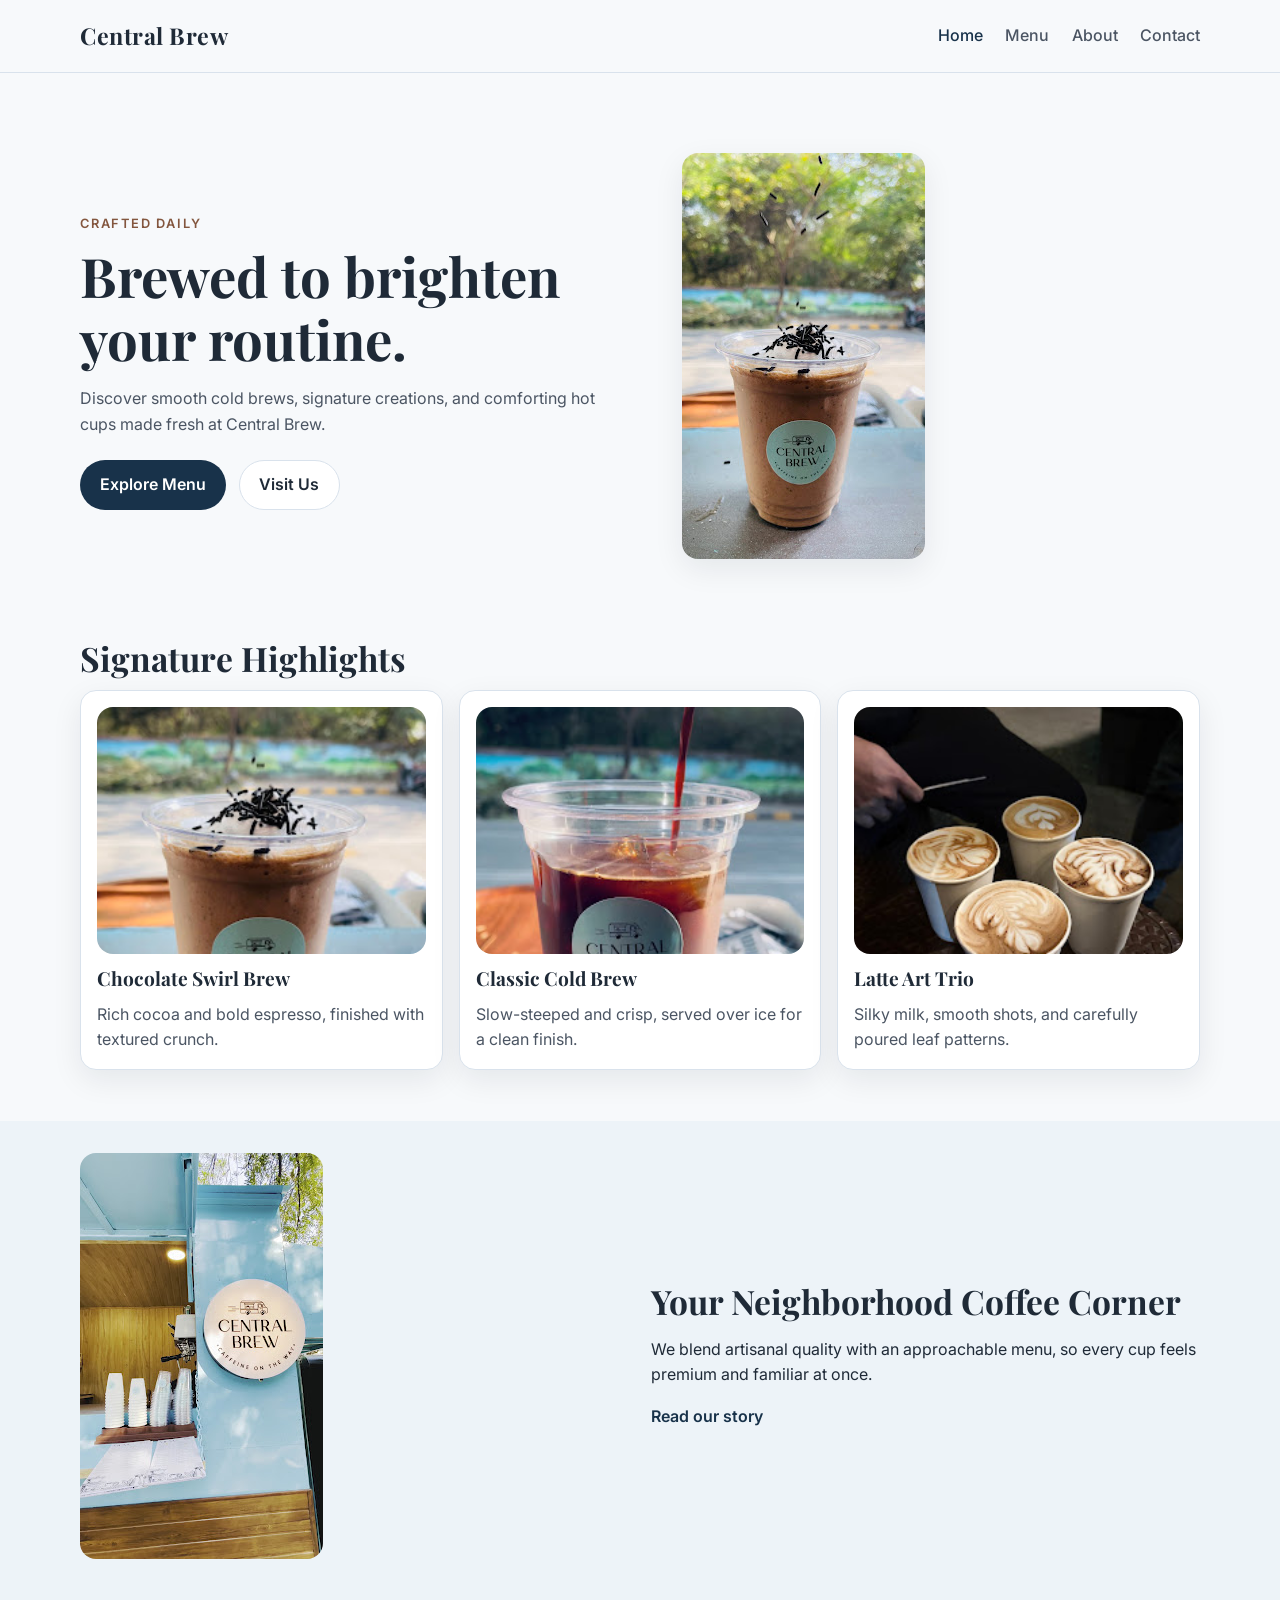
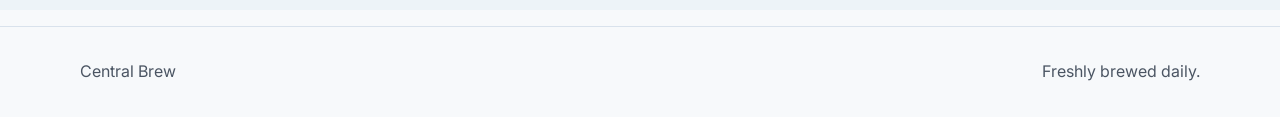
<file: index.html>
<!DOCTYPE html>
<html lang="en">
  <head>
    <meta charset="UTF-8" />
    <meta name="viewport" content="width=device-width, initial-scale=1.0" />
    <meta
      name="description"
      content="Central Brew - crafted coffee and artisanal cafe offerings."
    />
    <title>Central Brew | Home</title>
    <link rel="preconnect" href="https://fonts.googleapis.com" />
    <link rel="preconnect" href="https://fonts.gstatic.com" crossorigin />
    <link
      href="https://fonts.googleapis.com/css2?family=Playfair+Display:wght@500;700&family=Inter:wght@400;500;600;700&display=swap"
      rel="stylesheet"
    />
    <link rel="stylesheet" href="assets/css/styles.css" />
  </head>
  <body>
    <header class="site-header">
      <div class="container nav-wrap">
        <a class="brand" href="index.html">Central Brew</a>
        <button class="nav-toggle" aria-label="Toggle menu" aria-expanded="false">
          <span></span><span></span><span></span>
        </button>
        <nav class="site-nav" aria-label="Main navigation">
          <a href="index.html">Home</a>
          <a href="menu.html">Menu</a>
          <a href="about.html">About</a>
          <a href="contact.html">Contact</a>
        </nav>
      </div>
    </header>

    <main>
      <section class="hero">
        <div class="container hero-grid">
          <div>
            <p class="eyebrow">Crafted Daily</p>
            <h1>Brewed to brighten your routine.</h1>
            <p class="lead">
              Discover smooth cold brews, signature creations, and comforting hot cups
              made fresh at Central Brew.
            </p>
            <div class="actions">
              <a class="btn btn-primary" href="menu.html">Explore Menu</a>
              <a class="btn btn-secondary" href="contact.html">Visit Us</a>
            </div>
          </div>
          <div class="hero-media">
            <img src="assets/images/choco-drink.png" alt="Signature chocolate coffee drink" />
          </div>
        </div>
      </section>

      <section class="section">
        <div class="container">
          <h2>Signature Highlights</h2>
          <div class="card-grid three">
            <article class="card">
              <img src="assets/images/choco-drink.png" alt="Chocolate-based iced coffee" />
              <h3>Chocolate Swirl Brew</h3>
              <p>Rich cocoa and bold espresso, finished with textured crunch.</p>
            </article>
            <article class="card">
              <img src="assets/images/pour-over-ice.png" alt="Fresh cold coffee being poured over ice" />
              <h3>Classic Cold Brew</h3>
              <p>Slow-steeped and crisp, served over ice for a clean finish.</p>
            </article>
            <article class="card">
              <img src="assets/images/latte-art.png" alt="Three cups with latte art" />
              <h3>Latte Art Trio</h3>
              <p>Silky milk, smooth shots, and carefully poured leaf patterns.</p>
            </article>
          </div>
        </div>
      </section>

      <section class="section muted">
        <div class="container split">
          <img src="assets/images/stall-sign.png" alt="Central Brew cafe counter and sign" />
          <div>
            <h2>Your Neighborhood Coffee Corner</h2>
            <p>
              We blend artisanal quality with an approachable menu, so every cup feels
              premium and familiar at once.
            </p>
            <a class="text-link" href="about.html">Read our story</a>
          </div>
        </div>
      </section>
    </main>

    <footer class="site-footer">
      <div class="container footer-wrap">
        <p>Central Brew</p>
        <p>Freshly brewed daily.</p>
      </div>
    </footer>

    <script src="assets/js/main.js"></script>
  </body>
</html>
</file>
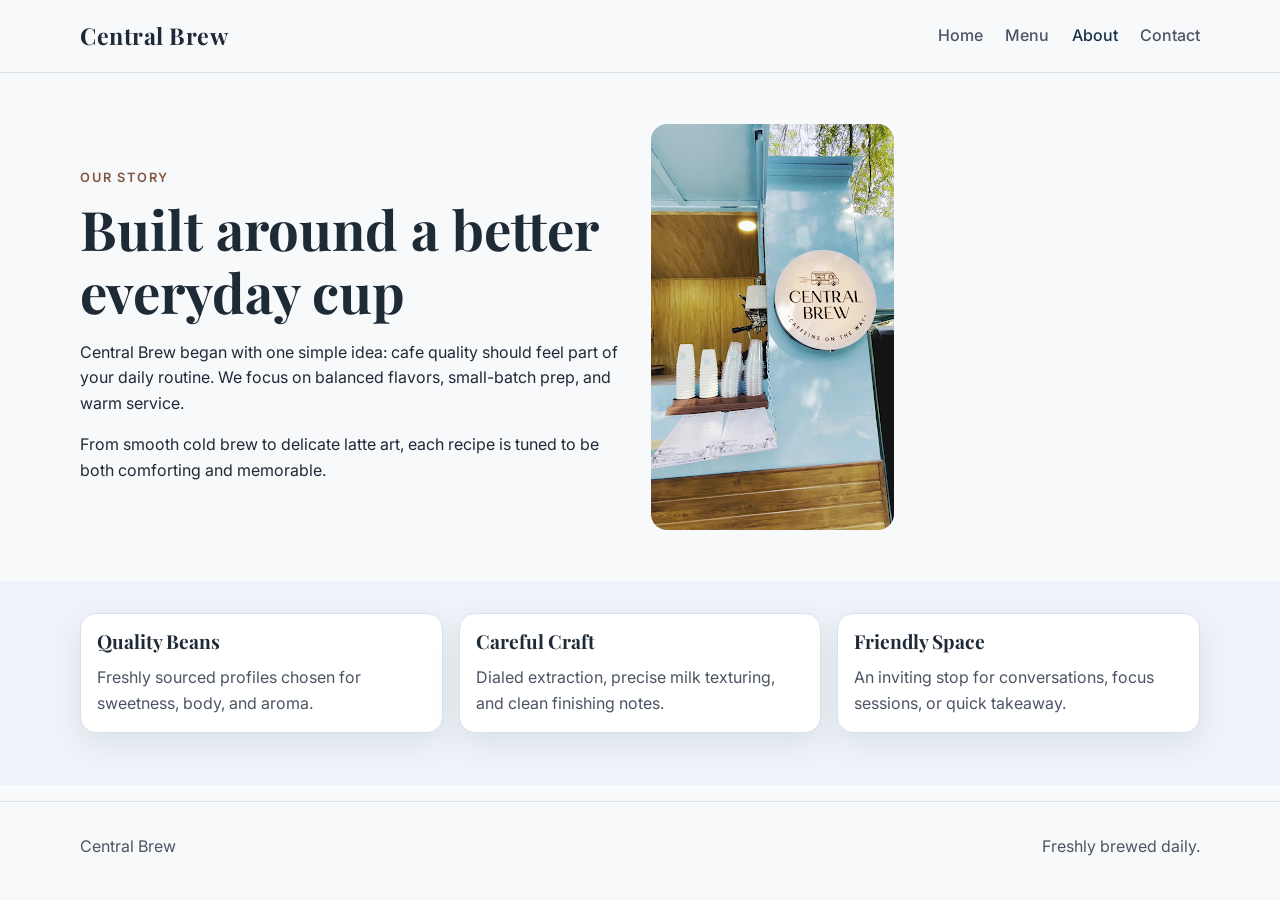
<file: about.html>
<!DOCTYPE html>
<html lang="en">
  <head>
    <meta charset="UTF-8" />
    <meta name="viewport" content="width=device-width, initial-scale=1.0" />
    <meta name="description" content="Learn the story and craft behind Central Brew." />
    <title>Central Brew | About</title>
    <link rel="preconnect" href="https://fonts.googleapis.com" />
    <link rel="preconnect" href="https://fonts.gstatic.com" crossorigin />
    <link
      href="https://fonts.googleapis.com/css2?family=Playfair+Display:wght@500;700&family=Inter:wght@400;500;600;700&display=swap"
      rel="stylesheet"
    />
    <link rel="stylesheet" href="assets/css/styles.css" />
  </head>
  <body>
    <header class="site-header">
      <div class="container nav-wrap">
        <a class="brand" href="index.html">Central Brew</a>
        <button class="nav-toggle" aria-label="Toggle menu" aria-expanded="false">
          <span></span><span></span><span></span>
        </button>
        <nav class="site-nav" aria-label="Main navigation">
          <a href="index.html">Home</a>
          <a href="menu.html">Menu</a>
          <a href="about.html">About</a>
          <a href="contact.html">Contact</a>
        </nav>
      </div>
    </header>

    <main class="page-main">
      <section class="section">
        <div class="container split reverse">
          <div>
            <p class="eyebrow">Our Story</p>
            <h1 class="page-title">Built around a better everyday cup</h1>
            <p>
              Central Brew began with one simple idea: cafe quality should feel part of
              your daily routine. We focus on balanced flavors, small-batch prep, and
              warm service.
            </p>
            <p>
              From smooth cold brew to delicate latte art, each recipe is tuned to be
              both comforting and memorable.
            </p>
          </div>
          <img src="assets/images/stall-sign.png" alt="Central Brew serving counter" />
        </div>
      </section>

      <section class="section muted">
        <div class="container card-grid three">
          <article class="card">
            <h3>Quality Beans</h3>
            <p>Freshly sourced profiles chosen for sweetness, body, and aroma.</p>
          </article>
          <article class="card">
            <h3>Careful Craft</h3>
            <p>Dialed extraction, precise milk texturing, and clean finishing notes.</p>
          </article>
          <article class="card">
            <h3>Friendly Space</h3>
            <p>An inviting stop for conversations, focus sessions, or quick takeaway.</p>
          </article>
        </div>
      </section>
    </main>

    <footer class="site-footer">
      <div class="container footer-wrap">
        <p>Central Brew</p>
        <p>Freshly brewed daily.</p>
      </div>
    </footer>

    <script src="assets/js/main.js"></script>
  </body>
</html>
</file>
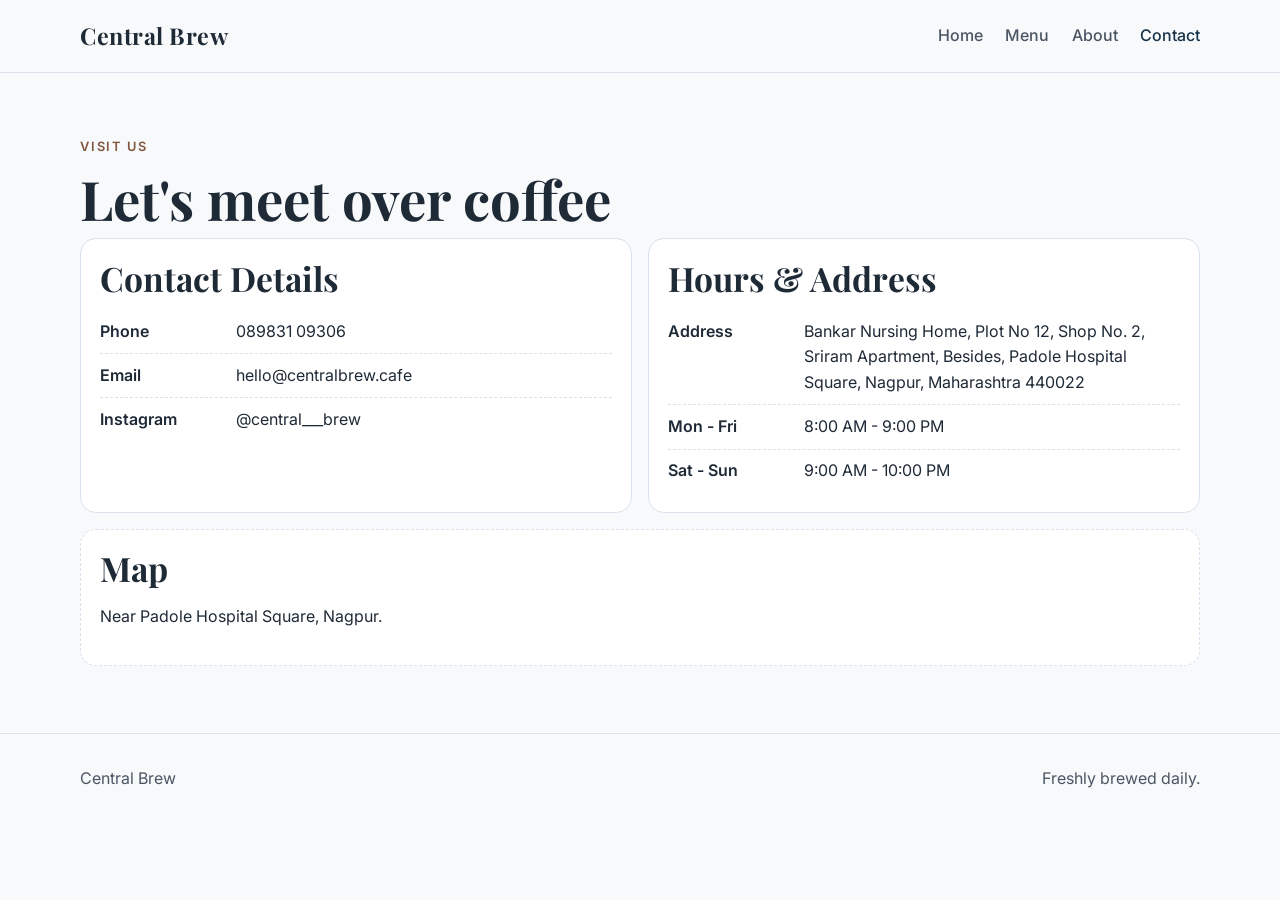
<file: contact.html>
<!DOCTYPE html>
<html lang="en">
  <head>
    <meta charset="UTF-8" />
    <meta name="viewport" content="width=device-width, initial-scale=1.0" />
    <meta name="description" content="Visit Central Brew and get in touch." />
    <title>Central Brew | Contact</title>
    <link rel="preconnect" href="https://fonts.googleapis.com" />
    <link rel="preconnect" href="https://fonts.gstatic.com" crossorigin />
    <link
      href="https://fonts.googleapis.com/css2?family=Playfair+Display:wght@500;700&family=Inter:wght@400;500;600;700&display=swap"
      rel="stylesheet"
    />
    <link rel="stylesheet" href="assets/css/styles.css" />
  </head>
  <body>
    <header class="site-header">
      <div class="container nav-wrap">
        <a class="brand" href="index.html">Central Brew</a>
        <button class="nav-toggle" aria-label="Toggle menu" aria-expanded="false">
          <span></span><span></span><span></span>
        </button>
        <nav class="site-nav" aria-label="Main navigation">
          <a href="index.html">Home</a>
          <a href="menu.html">Menu</a>
          <a href="about.html">About</a>
          <a href="contact.html">Contact</a>
        </nav>
      </div>
    </header>

    <main class="page-main">
      <section class="section">
        <div class="container">
          <p class="eyebrow">Visit Us</p>
          <h1 class="page-title">Let's meet over coffee</h1>
          <div class="two-col">
            <article class="menu-card">
              <h2>Contact Details</h2>
              <ul class="contact-list">
                <li><span>Phone</span><a href="tel:+918983109306">089831 09306</a></li>
                <li>
                  <span>Email</span>
                  <a href="mailto:hello@centralbrew.cafe">hello@centralbrew.cafe</a>
                </li>
                <li>
                  <span>Instagram</span>
                  <a href="https://instagram.com/central___brew" target="_blank" rel="noopener noreferrer"
                    >@central___brew</a
                  >
                </li>
              </ul>
            </article>
            <article class="menu-card">
              <h2>Hours & Address</h2>
              <ul class="contact-list">
                <li>
                  <span>Address</span>
                  <p>
                    Bankar Nursing Home, Plot No 12, Shop No. 2, Sriram Apartment,
                    Besides, Padole Hospital Square, Nagpur, Maharashtra 440022
                  </p>
                </li>
                <li><span>Mon - Fri</span><p>8:00 AM - 9:00 PM</p></li>
                <li><span>Sat - Sun</span><p>9:00 AM - 10:00 PM</p></li>
              </ul>
            </article>
          </div>
          <article class="map-placeholder">
            <h2>Map</h2>
            <p>Near Padole Hospital Square, Nagpur.</p>
          </article>
        </div>
      </section>
    </main>

    <footer class="site-footer">
      <div class="container footer-wrap">
        <p>Central Brew</p>
        <p>Freshly brewed daily.</p>
      </div>
    </footer>

    <script src="assets/js/main.js"></script>
  </body>
</html>
</file>
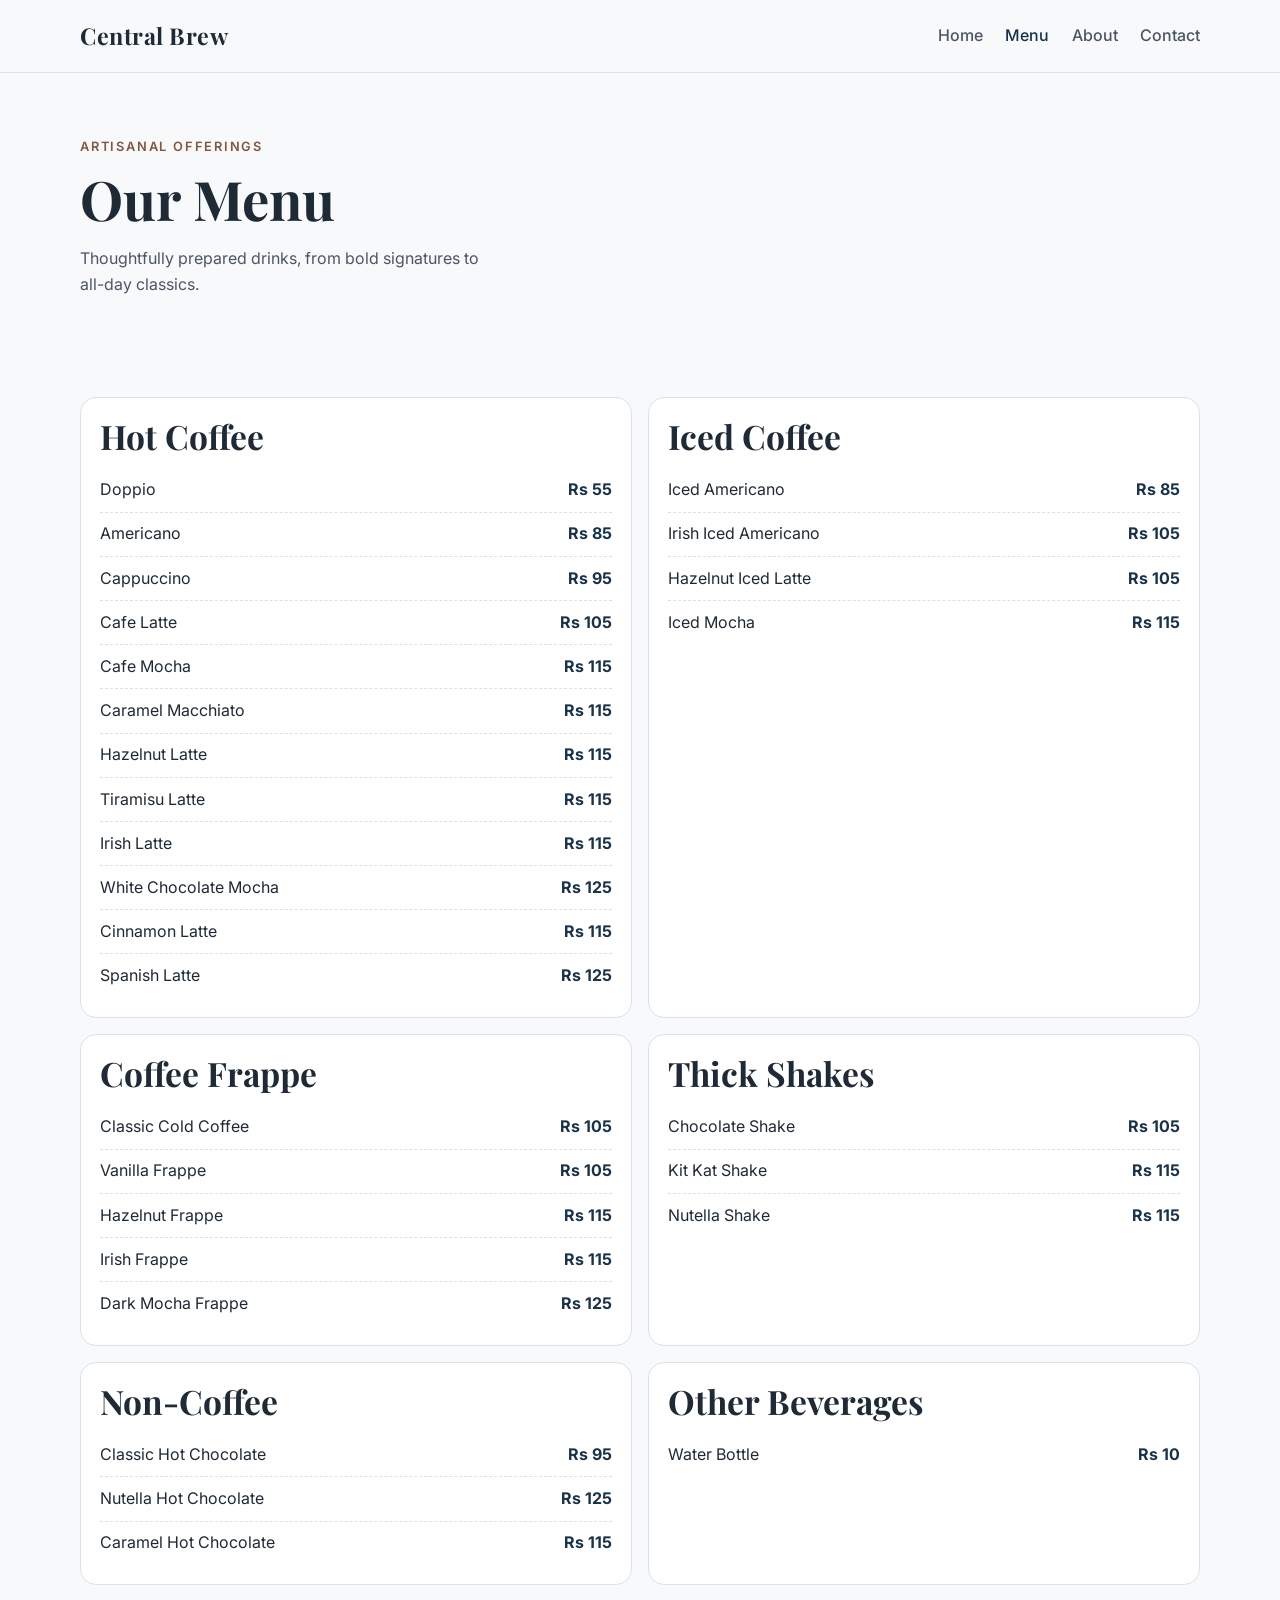
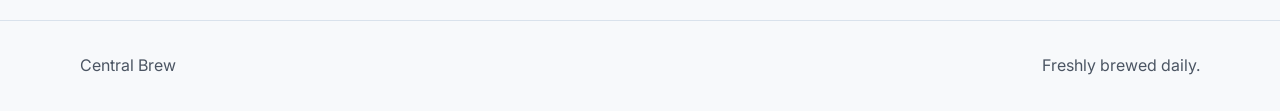
<file: menu.html>
<!DOCTYPE html>
<html lang="en">
  <head>
    <meta charset="UTF-8" />
    <meta name="viewport" content="width=device-width, initial-scale=1.0" />
    <meta name="description" content="Central Brew menu with signatures, hot and cold coffee." />
    <title>Central Brew | Menu</title>
    <link rel="preconnect" href="https://fonts.googleapis.com" />
    <link rel="preconnect" href="https://fonts.gstatic.com" crossorigin />
    <link
      href="https://fonts.googleapis.com/css2?family=Playfair+Display:wght@500;700&family=Inter:wght@400;500;600;700&display=swap"
      rel="stylesheet"
    />
    <link rel="stylesheet" href="assets/css/styles.css" />
  </head>
  <body>
    <header class="site-header">
      <div class="container nav-wrap">
        <a class="brand" href="index.html">Central Brew</a>
        <button class="nav-toggle" aria-label="Toggle menu" aria-expanded="false">
          <span></span><span></span><span></span>
        </button>
        <nav class="site-nav" aria-label="Main navigation">
          <a href="index.html">Home</a>
          <a href="menu.html">Menu</a>
          <a href="about.html">About</a>
          <a href="contact.html">Contact</a>
        </nav>
      </div>
    </header>

    <main class="page-main">
      <section class="section">
        <div class="container">
          <p class="eyebrow">Artisanal Offerings</p>
          <h1 class="page-title">Our Menu</h1>
          <p class="lead narrow">
            Thoughtfully prepared drinks, from bold signatures to all-day classics.
          </p>
        </div>
      </section>

      <section class="section menu-section">
        <div class="container two-col">
          <article class="menu-card">
            <h2>Hot Coffee</h2>
            <ul>
              <li><span>Doppio</span><strong>Rs 55</strong></li>
              <li><span>Americano</span><strong>Rs 85</strong></li>
              <li><span>Cappuccino</span><strong>Rs 95</strong></li>
              <li><span>Cafe Latte</span><strong>Rs 105</strong></li>
              <li><span>Cafe Mocha</span><strong>Rs 115</strong></li>
              <li><span>Caramel Macchiato</span><strong>Rs 115</strong></li>
              <li><span>Hazelnut Latte</span><strong>Rs 115</strong></li>
              <li><span>Tiramisu Latte</span><strong>Rs 115</strong></li>
              <li><span>Irish Latte</span><strong>Rs 115</strong></li>
              <li><span>White Chocolate Mocha</span><strong>Rs 125</strong></li>
              <li><span>Cinnamon Latte</span><strong>Rs 115</strong></li>
              <li><span>Spanish Latte</span><strong>Rs 125</strong></li>
            </ul>
          </article>
          <article class="menu-card">
            <h2>Iced Coffee</h2>
            <ul>
              <li><span>Iced Americano</span><strong>Rs 85</strong></li>
              <li><span>Irish Iced Americano</span><strong>Rs 105</strong></li>
              <li><span>Hazelnut Iced Latte</span><strong>Rs 105</strong></li>
              <li><span>Iced Mocha</span><strong>Rs 115</strong></li>
            </ul>
          </article>
          <article class="menu-card">
            <h2>Coffee Frappe</h2>
            <ul>
              <li><span>Classic Cold Coffee</span><strong>Rs 105</strong></li>
              <li><span>Vanilla Frappe</span><strong>Rs 105</strong></li>
              <li><span>Hazelnut Frappe</span><strong>Rs 115</strong></li>
              <li><span>Irish Frappe</span><strong>Rs 115</strong></li>
              <li><span>Dark Mocha Frappe</span><strong>Rs 125</strong></li>
            </ul>
          </article>
          <article class="menu-card">
            <h2>Thick Shakes</h2>
            <ul>
              <li><span>Chocolate Shake</span><strong>Rs 105</strong></li>
              <li><span>Kit Kat Shake</span><strong>Rs 115</strong></li>
              <li><span>Nutella Shake</span><strong>Rs 115</strong></li>
            </ul>
          </article>
          <article class="menu-card">
            <h2>Non-Coffee</h2>
            <ul>
              <li><span>Classic Hot Chocolate</span><strong>Rs 95</strong></li>
              <li><span>Nutella Hot Chocolate</span><strong>Rs 125</strong></li>
              <li><span>Caramel Hot Chocolate</span><strong>Rs 115</strong></li>
            </ul>
          </article>
          <article class="menu-card">
            <h2>Other Beverages</h2>
            <ul>
              <li><span>Water Bottle</span><strong>Rs 10</strong></li>
            </ul>
          </article>
        </div>
      </section>
    </main>

    <footer class="site-footer">
      <div class="container footer-wrap">
        <p>Central Brew</p>
        <p>Freshly brewed daily.</p>
      </div>
    </footer>

    <script src="assets/js/main.js"></script>
  </body>
</html>
</file>
<file: assets/css/styles.css>
:root {
  --bg: #f7f9fb;
  --surface: #ffffff;
  --muted-surface: #edf3f8;
  --text: #1f2a37;
  --text-soft: #4b5563;
  --primary: #18324a;
  --primary-strong: #0f2436;
  --accent: #83563e;
  --border: #d9e2ec;
  --radius: 16px;
  --shadow: 0 10px 30px rgba(16, 24, 40, 0.08);
}

*,
*::before,
*::after {
  box-sizing: border-box;
}

html,
body {
  margin: 0;
  padding: 0;
}

body {
  font-family: "Inter", sans-serif;
  background: var(--bg);
  color: var(--text);
  line-height: 1.6;
}

img {
  max-width: 100%;
  display: block;
  border-radius: var(--radius);
}

a {
  color: inherit;
  text-decoration: none;
}

.container {
  width: min(1120px, 92%);
  margin-inline: auto;
}

.site-header {
  position: sticky;
  top: 0;
  z-index: 10;
  background: rgba(247, 249, 251, 0.95);
  border-bottom: 1px solid var(--border);
  backdrop-filter: blur(8px);
}

.nav-wrap {
  min-height: 72px;
  display: flex;
  align-items: center;
  justify-content: space-between;
  gap: 1rem;
}

.brand {
  font-family: "Playfair Display", serif;
  font-size: 1.45rem;
  font-weight: 700;
  letter-spacing: 0.5px;
}

.site-nav {
  display: flex;
  align-items: center;
  gap: 1.4rem;
}

.site-nav a {
  color: var(--text-soft);
  font-weight: 500;
  transition: color 0.2s ease;
}

.site-nav a:hover,
.site-nav a.active {
  color: var(--primary);
}

.nav-toggle {
  display: none;
  background: transparent;
  border: 0;
  padding: 0.2rem;
  cursor: pointer;
}

.nav-toggle span {
  width: 24px;
  height: 2px;
  background: var(--text);
  display: block;
  margin: 5px 0;
}

.hero {
  padding: 5rem 0 3rem;
}

.hero-grid {
  display: grid;
  grid-template-columns: 1.1fr 1fr;
  gap: 2rem;
  align-items: center;
}

.eyebrow {
  text-transform: uppercase;
  letter-spacing: 0.14em;
  color: var(--accent);
  font-weight: 600;
  font-size: 0.8rem;
  margin-bottom: 0.65rem;
}

h1,
h2,
h3 {
  font-family: "Playfair Display", serif;
  line-height: 1.15;
  margin: 0 0 0.8rem;
}

h1 {
  font-size: clamp(2rem, 5vw, 3.4rem);
}

h2 {
  font-size: clamp(1.5rem, 3.5vw, 2.1rem);
}

h3 {
  font-size: 1.2rem;
}

.lead {
  color: var(--text-soft);
  max-width: 52ch;
}

.narrow {
  max-width: 40ch;
}

.actions {
  display: flex;
  gap: 0.8rem;
  margin-top: 1.4rem;
  flex-wrap: wrap;
}

.btn {
  display: inline-block;
  padding: 0.72rem 1.2rem;
  border-radius: 999px;
  font-weight: 600;
  border: 1px solid transparent;
}

.btn-primary {
  background: var(--primary);
  color: #ffffff;
}

.btn-primary:hover {
  background: var(--primary-strong);
}

.btn-secondary {
  border-color: var(--border);
  color: var(--text);
  background: var(--surface);
}

.hero-media img {
  box-shadow: var(--shadow);
  aspect-ratio: 4 / 5;
  object-fit: cover;
}

.section {
  padding: 2rem 0 3.2rem;
}

.menu-section {
  /* Reduce extra vertical whitespace before the footer */
  padding-bottom: 1.2rem;
}

.muted {
  background: var(--muted-surface);
}

.card-grid {
  display: grid;
  gap: 1rem;
}

.card-grid.three {
  grid-template-columns: repeat(3, minmax(0, 1fr));
}

.card {
  background: var(--surface);
  border: 1px solid var(--border);
  border-radius: var(--radius);
  padding: 1rem;
  box-shadow: var(--shadow);
  transition: transform 0.3s ease, box-shadow 0.3s ease;
}

.card p {
  margin: 0;
  color: var(--text-soft);
}

.card:hover {
  transform: translateY(-4px);
  box-shadow: 0 14px 34px rgba(16, 24, 40, 0.14);
}

.card img {
  margin-bottom: 0.8rem;
  width: 100%;
  aspect-ratio: 4 / 3;
  object-fit: cover;
}

.split {
  display: grid;
  gap: 1.4rem;
  grid-template-columns: 1fr 1fr;
  align-items: center;
}

.split.reverse {
  grid-template-columns: 1fr 1fr;
}

.text-link {
  color: var(--primary);
  font-weight: 600;
}

.page-main {
  padding-top: 1.2rem;
}

.page-title {
  margin-bottom: 0.5rem;
}

.two-col {
  display: grid;
  grid-template-columns: repeat(2, minmax(0, 1fr));
  gap: 1rem;
}

.menu-card {
  background: var(--surface);
  border: 1px solid var(--border);
  border-radius: var(--radius);
  padding: 1.2rem;
  transition: transform 0.28s ease, box-shadow 0.28s ease;
}

.menu-card:hover {
  transform: translateY(-3px);
  box-shadow: 0 12px 28px rgba(16, 24, 40, 0.12);
}

.menu-card ul {
  list-style: none;
  margin: 0;
  padding: 0;
}

.menu-card li {
  display: flex;
  justify-content: space-between;
  align-items: baseline;
  gap: 1rem;
  padding: 0.55rem 0;
  border-bottom: 1px dashed var(--border);
}

.menu-card li:last-child {
  border-bottom: 0;
}

.menu-card strong {
  color: var(--primary);
}

.image-card {
  display: flex;
  align-items: center;
  justify-content: center;
}

.image-card img {
  width: 100%;
  object-fit: contain;
}

.contact-list li {
  display: grid;
  grid-template-columns: 120px 1fr;
  align-items: start;
}

.contact-list span {
  font-weight: 600;
}

.contact-list p {
  margin: 0;
}

.map-placeholder {
  margin-top: 1rem;
  padding: 1.2rem;
  background: var(--surface);
  border: 1px dashed var(--border);
  border-radius: var(--radius);
}

.site-footer {
  border-top: 1px solid var(--border);
  padding: 1rem 0;
  margin-top: 1rem;
}

.footer-wrap {
  display: flex;
  justify-content: space-between;
  gap: 1rem;
  flex-wrap: wrap;
  color: var(--text-soft);
}

.reveal {
  opacity: 0;
  transform: translateY(20px);
  transition: opacity 0.6s ease, transform 0.6s ease;
}

.reveal.is-visible {
  opacity: 1;
  transform: translateY(0);
}

@media (prefers-reduced-motion: reduce) {
  .reveal,
  .card,
  .menu-card {
    transition: none;
    transform: none;
    opacity: 1;
  }
}

@media (max-width: 900px) {
  .hero-grid,
  .split,
  .split.reverse,
  .card-grid.three,
  .two-col {
    grid-template-columns: 1fr;
  }
}

@media (max-width: 760px) {
  .nav-toggle {
    display: block;
  }

  .site-nav {
    position: absolute;
    inset: 72px 0 auto;
    background: var(--surface);
    border-bottom: 1px solid var(--border);
    padding: 0.8rem 4%;
    flex-direction: column;
    align-items: flex-start;
    display: none;
  }

  .site-nav.open {
    display: flex;
  }
}
</file>
